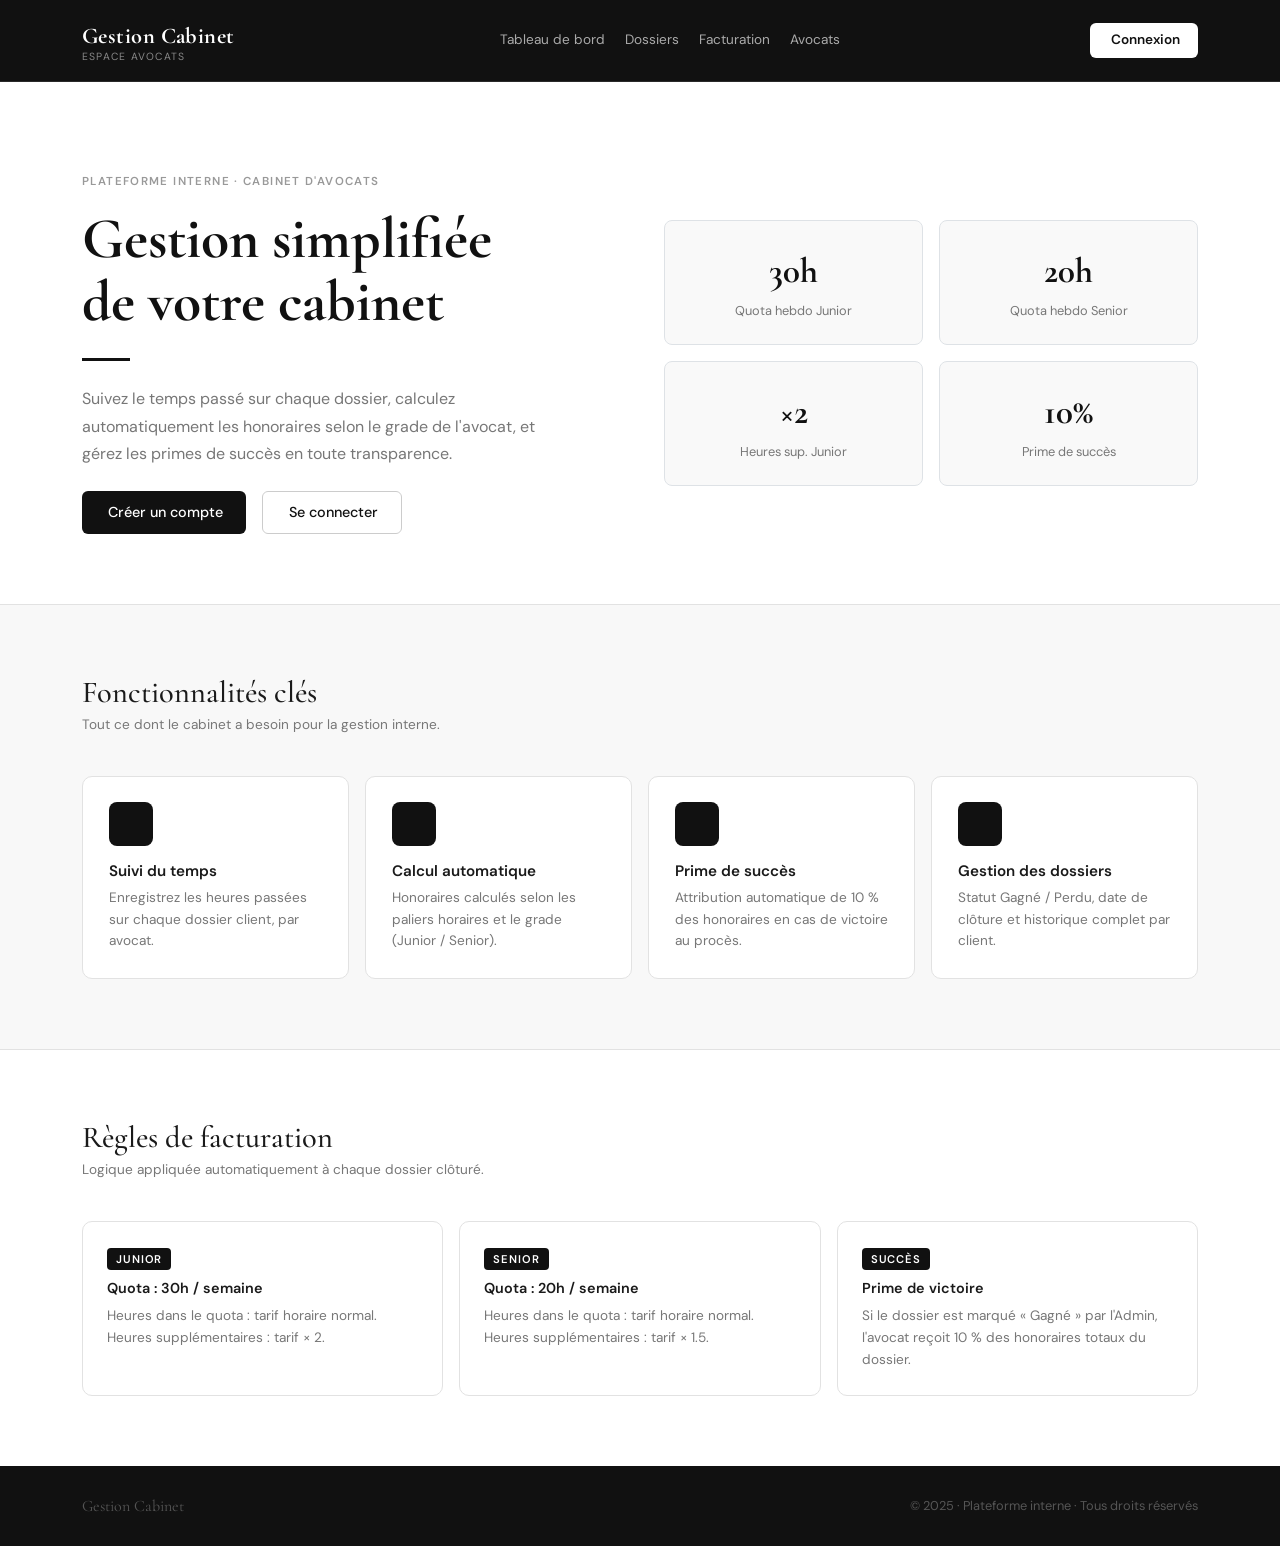
<file: index.html>
<!DOCTYPE html>
<html lang="fr">

<head>
  <meta charset="UTF-8" />
  <meta name="viewport" content="width=device-width, initial-scale=1.0" />
  <title>Gestion Cabinet — Espace Avocats</title>
  <link href="./assets/css/bootstrap.min.css" rel="stylesheet" />
  <link
    href="https://fonts.googleapis.com/css2?family=Cormorant+Garamond:wght@400;600;700&family=DM+Sans:wght@300;400;500;600&display=swap"
    rel="stylesheet" />
  <script src="./assets/js/jquery-4.0.0.min.js"></script>

  <script src="./scripts/conntectedUser.js"></script>
  <link rel="stylesheet" href="./assets/css/styles.css" />
</head>

<body>

  <!-- NAVBAR -->
  <nav class="navbar navbar-expand-lg navbar-dark">
    <div class="container">
      <a class="navbar-brand" href="#">
        Gestion Cabinet
        <small>Espace Avocats</small>
      </a>
      <button class="navbar-toggler border-0" type="button" data-bs-toggle="collapse" data-bs-target="#nav">
        <span class="navbar-toggler-icon"></span>
      </button>
      <div class="collapse navbar-collapse" id="nav">
        <ul class="navbar-nav mx-auto gap-1">
          <li class="nav-item"><a class="nav-link" href="./pages/dashbord.html">Tableau de bord</a></li>
          <li class="nav-item"><a class="nav-link" href="./pages/dossiers.html">Dossiers</a></li>
          <li class="nav-item"><a class="nav-link" href="#">Facturation</a></li>
          <li class="nav-item"><a class="nav-link" href="#">Avocats</a></li>
        </ul>
        <div class="d-flex gap-2 mt-3 mt-lg-0">
          <button class="btn-dark-nav" id="connexionBtn" onclick="getIdentifiant()" data-bs-toggle="modal"
            data-bs-target="#authModal">
            <i class="bi bi-box-arrow-in-right me-1"></i>Connexion
          </button>
          <div class="collapse navbar-collapse" id="navbarNavDarkDropdown">
            <ul class="navbar-nav">
              <li class="nav-item dropdown">
                <a class="nav-link dropdown-toggle" href="#" id="navbarDarkDropdownMenuLink" role="button"
                  data-bs-toggle="dropdown" aria-expanded="false" style="color:#aaa !important; font-size:0.85rem;">
                </a>
                <ul class="dropdown-menu dropdown-menu-dark" aria-labelledby="navbarDarkDropdownMenuLink"
                  style="background-color:#1c1c1c; border:1px solid #2a2a2a; border-radius:6px;">
                  <li><a class="dropdown-item" href="#" style="color:#aaa; font-size:0.85rem;">Mon profil</a></li>
                  <li><a class="dropdown-item" href="#" style="color:#aaa; font-size:0.85rem;">Liste des
                      utilisateurs</a></li>
                  <li><a class="dropdown-item" href="#" onclick="deconnexion()"
                      style="color:#aaa; font-size:0.85rem;">Se déconnecter</a></li>
                </ul>
              </li>
            </ul>
          </div>
        </div>
      </div>
    </div>
  </nav>

  <!-- HERO -->
  <section class="hero">
    <div class="container">
      <div class="row align-items-center g-5">
        <div class="col-lg-6">
          <p class="text-uppercase" style="font-size:.72rem;letter-spacing:.12em;color:#999;font-weight:600;"
            class="fade-up">
            Plateforme interne · Cabinet d'avocats
          </p>
          <h1 class="fade-up d1">Gestion simplifiée<br />de votre cabinet</h1>
          <div class="hero-divider fade-up d2"></div>
          <p class="fade-up d2">
            Suivez le temps passé sur chaque dossier, calculez automatiquement les honoraires selon le grade de
            l'avocat, et gérez les primes de succès en toute transparence.
          </p>
          <div class="d-flex gap-3 flex-wrap mt-4 fade-up d3">
            <button class="btn-dark-main" data-bs-toggle="modal" data-bs-target="#authModal">
              <i class="bi bi-person-plus me-1"></i>Créer un compte
            </button>
            <button class="btn-outline-dark-main" data-bs-toggle="modal" data-bs-target="#authModal"
              onclick="switchTab('login')">
              <i class="bi bi-box-arrow-in-right me-1"></i>Se connecter
            </button>
          </div>
        </div>
        <div class="col-lg-6 fade-up d2">
          <div class="row g-3">
            <div class="col-6">
              <div class="p-4 border rounded-3 text-center" style="background:#f9f9f9;">
                <div style="font-family:'Cormorant Garamond',serif;font-size:2.2rem;font-weight:700;color:var(--dark);">
                  30h</div>
                <div style="font-size:.8rem;color:var(--muted);margin-top:.2rem;">Quota hebdo Junior</div>
              </div>
            </div>
            <div class="col-6">
              <div class="p-4 border rounded-3 text-center" style="background:#f9f9f9;">
                <div style="font-family:'Cormorant Garamond',serif;font-size:2.2rem;font-weight:700;color:var(--dark);">
                  20h</div>
                <div style="font-size:.8rem;color:var(--muted);margin-top:.2rem;">Quota hebdo Senior</div>
              </div>
            </div>
            <div class="col-6">
              <div class="p-4 border rounded-3 text-center" style="background:#f9f9f9;">
                <div style="font-family:'Cormorant Garamond',serif;font-size:2.2rem;font-weight:700;color:var(--dark);">
                  ×2</div>
                <div style="font-size:.8rem;color:var(--muted);margin-top:.2rem;">Heures sup. Junior</div>
              </div>
            </div>
            <div class="col-6">
              <div class="p-4 border rounded-3 text-center" style="background:#f9f9f9;">
                <div style="font-family:'Cormorant Garamond',serif;font-size:2.2rem;font-weight:700;color:var(--dark);">
                  10%</div>
                <div style="font-size:.8rem;color:var(--muted);margin-top:.2rem;">Prime de succès</div>
              </div>
            </div>
          </div>
        </div>
      </div>
    </div>
  </section>

  <!-- FEATURES -->
  <section class="features">
    <div class="container">
      <h2 class="mb-1" style="font-size:1.9rem;">Fonctionnalités clés</h2>
      <p style="font-size:.85rem;color:var(--muted);margin-bottom:2.5rem;">Tout ce dont le cabinet a besoin pour la
        gestion interne.</p>
      <div class="row g-3">
        <div class="col-md-6 col-lg-3">
          <div class="feat-card">
            <div class="feat-icon"><i class="bi bi-clock-history"></i></div>
            <h6>Suivi du temps</h6>
            <p>Enregistrez les heures passées sur chaque dossier client, par avocat.</p>
          </div>
        </div>
        <div class="col-md-6 col-lg-3">
          <div class="feat-card">
            <div class="feat-icon"><i class="bi bi-calculator"></i></div>
            <h6>Calcul automatique</h6>
            <p>Honoraires calculés selon les paliers horaires et le grade (Junior / Senior).</p>
          </div>
        </div>
        <div class="col-md-6 col-lg-3">
          <div class="feat-card">
            <div class="feat-icon"><i class="bi bi-trophy"></i></div>
            <h6>Prime de succès</h6>
            <p>Attribution automatique de 10 % des honoraires en cas de victoire au procès.</p>
          </div>
        </div>
        <div class="col-md-6 col-lg-3">
          <div class="feat-card">
            <div class="feat-icon"><i class="bi bi-folder2-open"></i></div>
            <h6>Gestion des dossiers</h6>
            <p>Statut Gagné / Perdu, date de clôture et historique complet par client.</p>
          </div>
        </div>
      </div>
    </div>
  </section>

  <!-- RÈGLES MÉTIER -->
  <section class="rules-section">
    <div class="container">
      <h2 class="mb-1" style="font-size:1.9rem;">Règles de facturation</h2>
      <p style="font-size:.85rem;color:var(--muted);margin-bottom:2.5rem;">Logique appliquée automatiquement à chaque
        dossier clôturé.</p>
      <div class="row g-3">
        <div class="col-md-6 col-lg-4">
          <div class="rule-card">
            <div class="rule-badge">Junior</div>
            <h6>Quota : 30h / semaine</h6>
            <p>Heures dans le quota : tarif horaire normal.<br />Heures supplémentaires : tarif × 2.</p>
          </div>
        </div>
        <div class="col-md-6 col-lg-4">
          <div class="rule-card">
            <div class="rule-badge">Senior</div>
            <h6>Quota : 20h / semaine</h6>
            <p>Heures dans le quota : tarif horaire normal.<br />Heures supplémentaires : tarif × 1.5.</p>
          </div>
        </div>
        <div class="col-md-6 col-lg-4">
          <div class="rule-card">
            <div class="rule-badge">Succès</div>
            <h6>Prime de victoire</h6>
            <p>Si le dossier est marqué « Gagné » par l'Admin, l'avocat reçoit 10 % des honoraires totaux du dossier.
            </p>
          </div>
        </div>
      </div>
    </div>
  </section>

  <!-- FOOTER -->
  <footer>
    <div class="container d-flex flex-wrap justify-content-between align-items-center gap-2">
      <span style="color:#555;font-family:'Cormorant Garamond',serif;font-size:1rem;">Gestion Cabinet</span>
      <span>© 2025 · Plateforme interne · Tous droits réservés</span>
    </div>
  </footer>

  <!-- MODAL AUTH -->
  <div class="modal fade" id="authModal" tabindex="-1">
    <div class="modal-dialog modal-dialog-centered" style="max-width:420px;">
      <div class="modal-content border-0 shadow">
        <div class="modal-header px-4 pt-4 pb-0 border-0">
          <h5 class="modal-title">Accès à l'espace cabinet</h5>
          <button type="button" class="btn-close" onclick="resetForms()" data-bs-dismiss="modal"></button>
        </div>
        <div class="modal-body px-4 pb-4">
          <!-- Tabs -->
          <ul class="nav nav-tabs" id="authTabs">
            <li class="nav-item">
              <button class="nav-link active" id="tab-login" onclick="switchTab('login')">Connexion</button>
            </li>
            <li class="nav-item">
              <button class="nav-link" id="tab-register" onclick="switchTab('register')">Inscription</button>
            </li>
          </ul>

          <!-- LOGIN -->
          <div id="pane-login">
            <form id="loginForm">
              <div class="mb-3">
                <label class="form-label">Adresse email</label>
                <input type="email" id="l-email" class="form-control formItem" placeholder="avocat@cabinet.fr" />
                <span id="invalid-login-email-feedbak" class="text-danger feedbak"></span>
              </div>
              <div class="mb-3">
                <label class="form-label">Mot de passe</label>
                <input type="password" id="l-password" class="form-control formItem" placeholder="••••••••" />
                <span id="invalid-login-password-feedbak" class="text-danger feedbak"></span>
              </div>
              <div class="d-flex justify-content-between align-items-center mb-4">
                <div class="form-check mb-0">
                  <input class="form-check-input" type="checkbox" id="remember" />
                  <label class="form-check-label" for="remember" style="font-size:.82rem;">Se souvenir de moi</label>
                </div>
                <a href="#" style="font-size:.82rem;color:var(--muted);text-decoration:none;">Mot de passe oublié ?</a>
              </div>
              <button class="btn-dark-main w-100" id="loginBtn">Se connecter</button>
            </form>
          </div>

          <!-- REGISTER -->
          <div id="pane-register" style="display:none;">
            <form id="registerForm" action="#">
              <div class="row g-3 mb-3">
                <div class="col-6">
                  <label class="form-label">Nom complet</label>
                  <input type="text" id="r-nom" name="r-nom" class="form-control formItem" placeholder="Jean" />
                  <span id="invalid-nom-feedbak" class="text-danger feedbak"></span>
                </div>
                <div class="col-6">
                  <label class="form-label">Grade</label>
                  <select class="form-select formItem" id="r-grade" name="r-grade">
                    <option></option>
                    <option>Junior</option>
                    <option>Senior</option>
                  </select>
                  <span id="invalid-grade-feedbak" class="text-danger feedbak"></span>
                </div>
              </div>
              <div class="mb-3">
                <label class="form-label">Adresse email</label>
                <input type="email" id="r-email" name="r-email" class="form-control formItem"
                  placeholder="avocat@cabinet.fr" />
                <span id="invalid-email-feedbak" class="text-danger feedbak"></span>
              </div>
              <div class="row g-3 mb-3">
                <div class="col-6">
                  <label class="form-label">Mot de passe</label>
                  <input type="password" class="form-control formItem" id="r-password" placeholder="••••••••" />
                  <span id="invalid-password-feedbak" class="text-danger feedbak"></span>
                </div>

                <div class="col-6">
                  <label class="form-label">Confirmation mot de passe</label>
                  <input type="password" class="form-control" id="r-password-confirm" placeholder="••••••••" />
                  <span id="invalid-password-confirm-feedbak" class="text-danger feedbak"></span>
                </div>
              </div>
              <button class="btn-dark-main w-100" id="registerBtn">Créer mon compte</button>
            </form>
          </div>

        </div>
      </div>
    </div>
  </div>

  <script src="./assets/js/bootstrap.bundle.min.js"></script>
  <script>
    function switchTab(tab) {
      const isLogin = tab === 'login';
      document.getElementById('pane-login').style.display = isLogin ? 'block' : 'none';
      document.getElementById('pane-register').style.display = isLogin ? 'none' : 'block';
      document.getElementById('tab-login').classList.toggle('active', isLogin);
      document.getElementById('tab-register').classList.toggle('active', !isLogin);
    }
  </script>
  <script src="./scripts/index.js"></script>
</body>

</html>
</file>
<file: assets/css/styles.css>
:root {
    --dark: #111111;
    --dark2: #1c1c1c;
    --accent: #2c2c2c;
    --border: #e2e2e2;
    --text: #1a1a1a;
    --muted: #777;
}

* {
    box-sizing: border-box;
}

body {
    font-family: 'DM Sans', sans-serif;
    background: #ffffff;
    color: var(--text);
    min-height: 100vh;
}

h1,
h2,
h3,
.font-serif {
    font-family: 'Cormorant Garamond', serif;
}

/* ---- NAVBAR ---- */
.navbar {
    background-color: var(--dark) !important;
    padding: 0.85rem 0;
    border-bottom: 1px solid #2a2a2a;
}

.navbar-brand {
    font-family: 'Cormorant Garamond', serif;
    font-size: 1.4rem;
    font-weight: 700;
    color: #fff !important;
    letter-spacing: 0.02em;
}

.navbar-brand small {
    font-size: 0.65rem;
    font-family: 'DM Sans', sans-serif;
    font-weight: 400;
    letter-spacing: 0.12em;
    text-transform: uppercase;
    color: #888;
    display: block;
    line-height: 1;
}

.navbar .nav-link {
    color: #aaa !important;
    font-size: 0.85rem;
    transition: color .2s;
}

.navbar .nav-link:hover {
    color: #fff !important;
}

.btn-dark-nav {
    background: #fff;
    color: var(--dark);
    font-weight: 600;
    font-size: 0.85rem;
    border: none;
    padding: 0.45rem 1.1rem;
    border-radius: 6px;
    transition: background .2s, color .2s;
}

.btn-dark-nav:hover {
    background: #e0e0e0;
    color: var(--dark);
}

/* ---- MODAL ---- */
.modal-header {
    border-bottom: 1px solid var(--border);
}

.modal-footer {
    border-top: 1px solid var(--border);
}

.modal-title {
    font-family: 'Cormorant Garamond', serif;
    font-size: 1.4rem;
}

.btn-dark-main {
    background: var(--dark);
    color: #fff;
    border: none;
    font-weight: 500;
    font-size: 0.9rem;
    padding: 0.6rem 1.4rem;
    border-radius: 6px;
    transition: background .2s;
}

.btn-dark-main:hover {
    background: #2c2c2c;
    color: #fff;
}

.btn-outline-dark-main {
    background: transparent;
    color: var(--dark);
    border: 1px solid #ccc;
    font-weight: 500;
    font-size: 0.9rem;
    padding: 0.6rem 1.4rem;
    border-radius: 6px;
    transition: border-color .2s, background .2s;
}

.btn-outline-dark-main:hover {
    border-color: var(--dark);
    background: #f5f5f5;
}

.form-control,
.form-select {
    border: 1px solid #d5d5d5;
    border-radius: 6px;
    font-size: 0.9rem;
    padding: 0.55rem 0.85rem;
}

.form-control:focus,
.form-select:focus {
    border-color: var(--dark);
    box-shadow: 0 0 0 3px rgba(17, 17, 17, .08);
}

.form-label {
    font-size: 0.82rem;
    font-weight: 600;
    color: #444;
    margin-bottom: 0.3rem;
}

/* ---- HERO ---- */
.hero {
    padding: 90px 0 70px;
    background: #fff;
}

.hero h1 {
    font-size: clamp(2.4rem, 4.5vw, 3.6rem);
    font-weight: 700;
    line-height: 1.1;
    color: var(--dark);
}

.hero p {
    font-size: 1rem;
    color: var(--muted);
    max-width: 480px;
    line-height: 1.7;
}

.hero-divider {
    width: 48px;
    height: 3px;
    background: var(--dark);
    margin: 1.5rem 0;
}

/* ---- FEATURES ---- */
.features {
    padding: 70px 0;
    background: #f8f8f8;
    border-top: 1px solid var(--border);
    border-bottom: 1px solid var(--border);
}

.feat-card {
    background: #fff;
    border: 1px solid var(--border);
    border-radius: 10px;
    padding: 1.6rem;
    height: 100%;
    transition: border-color .25s, box-shadow .25s;
}

.feat-card:hover {
    border-color: #aaa;
    box-shadow: 0 4px 20px rgba(0, 0, 0, 0.06);
}

.feat-icon {
    width: 44px;
    height: 44px;
    background: var(--dark);
    border-radius: 8px;
    display: flex;
    align-items: center;
    justify-content: center;
    color: #fff;
    font-size: 1.1rem;
    margin-bottom: 1rem;
    flex-shrink: 0;
}

.feat-card h6 {
    font-weight: 600;
    font-size: 0.95rem;
    margin-bottom: 0.4rem;
}

.feat-card p {
    font-size: 0.85rem;
    color: var(--muted);
    margin: 0;
    line-height: 1.6;
}

/* ---- RULES ---- */
.rules-section {
    padding: 70px 0;
}

.rule-badge {
    display: inline-block;
    background: var(--dark);
    color: #fff;
    border-radius: 4px;
    font-size: 0.7rem;
    font-weight: 600;
    letter-spacing: 0.08em;
    text-transform: uppercase;
    padding: 3px 9px;
    margin-bottom: 0.6rem;
}

.rule-card {
    border: 1px solid var(--border);
    border-radius: 10px;
    padding: 1.5rem;
    background: #fff;
    height: 100%;
}

.rule-card h6 {
    font-weight: 600;
    font-size: 0.9rem;
}

.rule-card p {
    font-size: 0.85rem;
    color: var(--muted);
    margin: 0;
    line-height: 1.6;
}

/* ---- FOOTER ---- */
footer {
    background: var(--dark);
    color: #666;
    padding: 28px 0;
    font-size: 0.8rem;
}

footer span {
    color: #555;
}

/* ---- TABS in modal ---- */
.modal .nav-tabs {
    border-bottom: 1px solid var(--border);
    margin-bottom: 1.2rem;
}

.modal .nav-tabs .nav-link {
    font-size: 0.85rem;
    font-weight: 500;
    color: var(--muted);
    border: none;
    padding: 0.5rem 1rem;
    border-bottom: 2px solid transparent;
    border-radius: 0;
}

.modal .nav-tabs .nav-link.active {
    color: var(--dark);
    border-bottom-color: var(--dark);
    background: none;
}

@keyframes fadeUp {
    from {
        opacity: 0;
        transform: translateY(16px);
    }

    to {
        opacity: 1;
        transform: translateY(0);
    }
}

.fade-up {
    animation: fadeUp .6s ease both;
}

.d1 {
    animation-delay: .1s;
}

.d2 {
    animation-delay: .2s;
}

.d3 {
    animation-delay: .3s;
}

.hidden-nav {
    display: none !important;
}

#navbarNavDarkDropdown .dropdown-item:hover {
    background-color: #2c2c2c;
    color: #fff !important;
}
</file>
